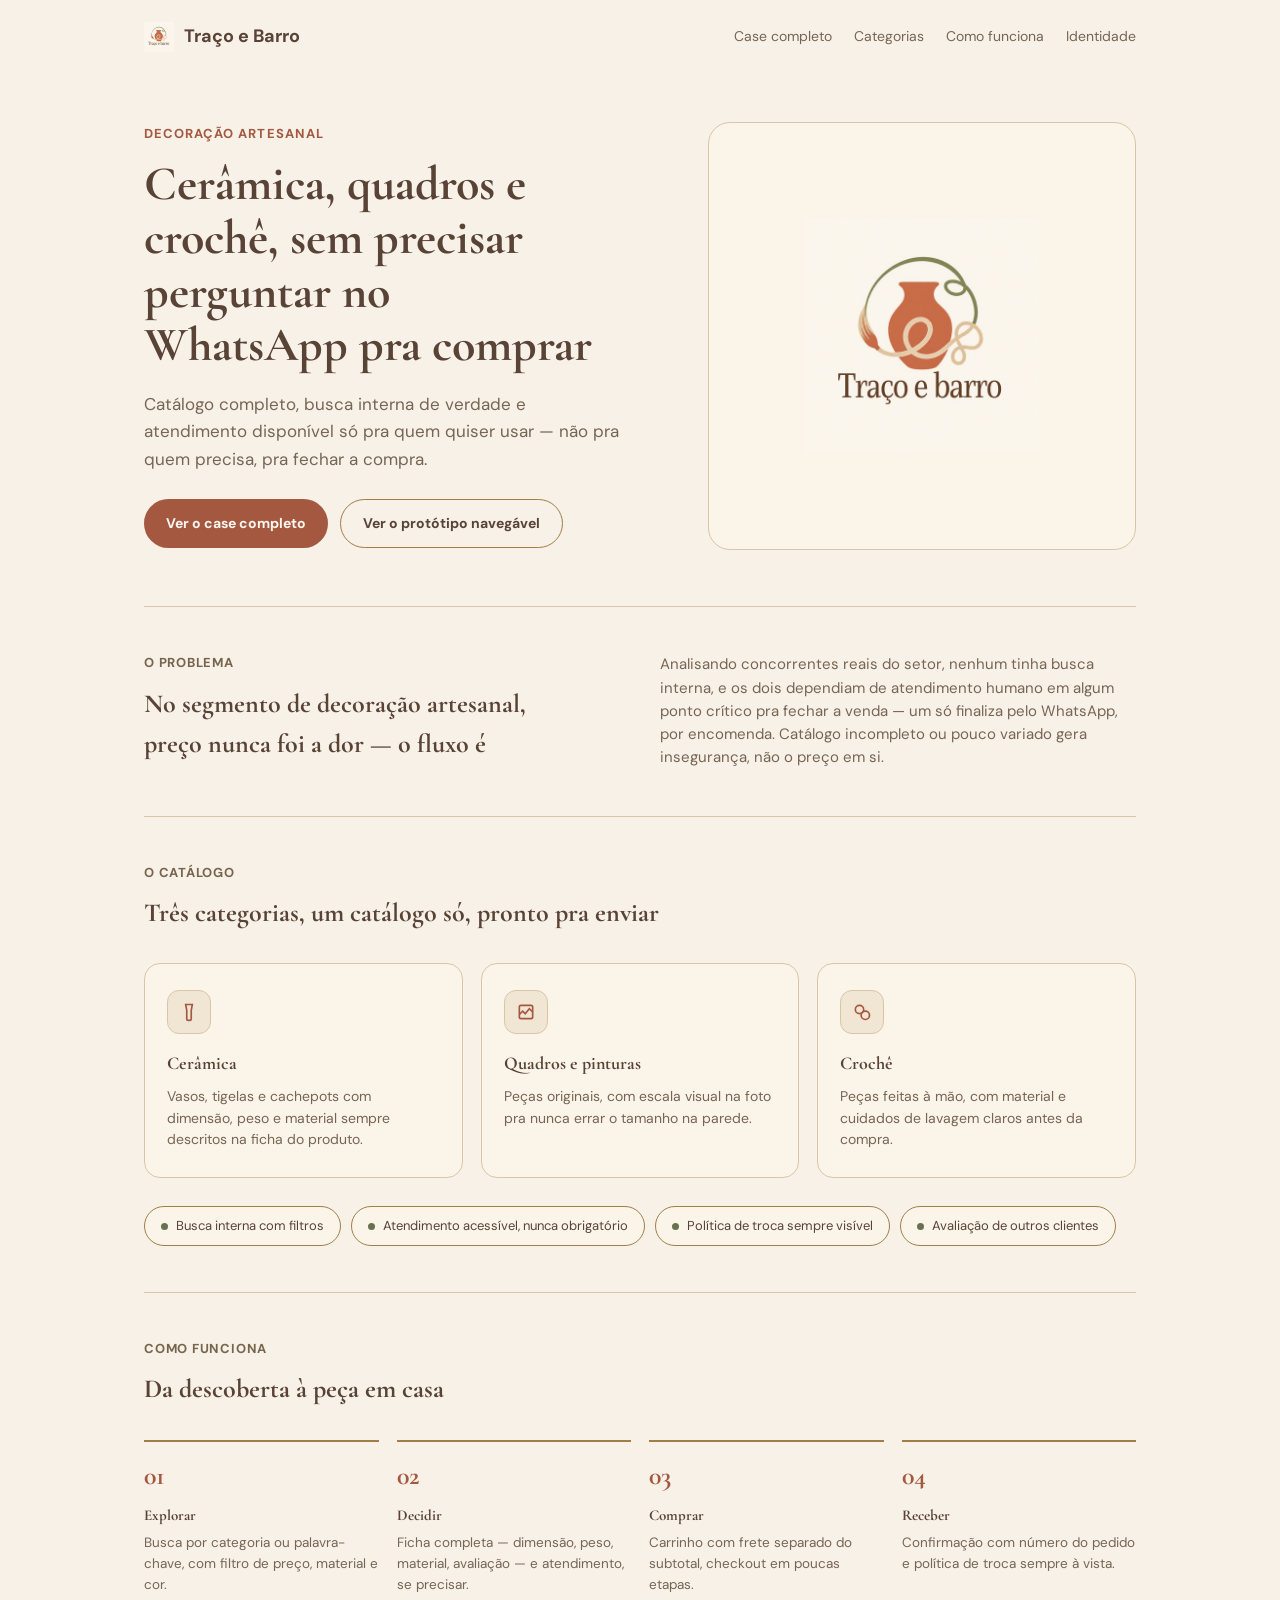
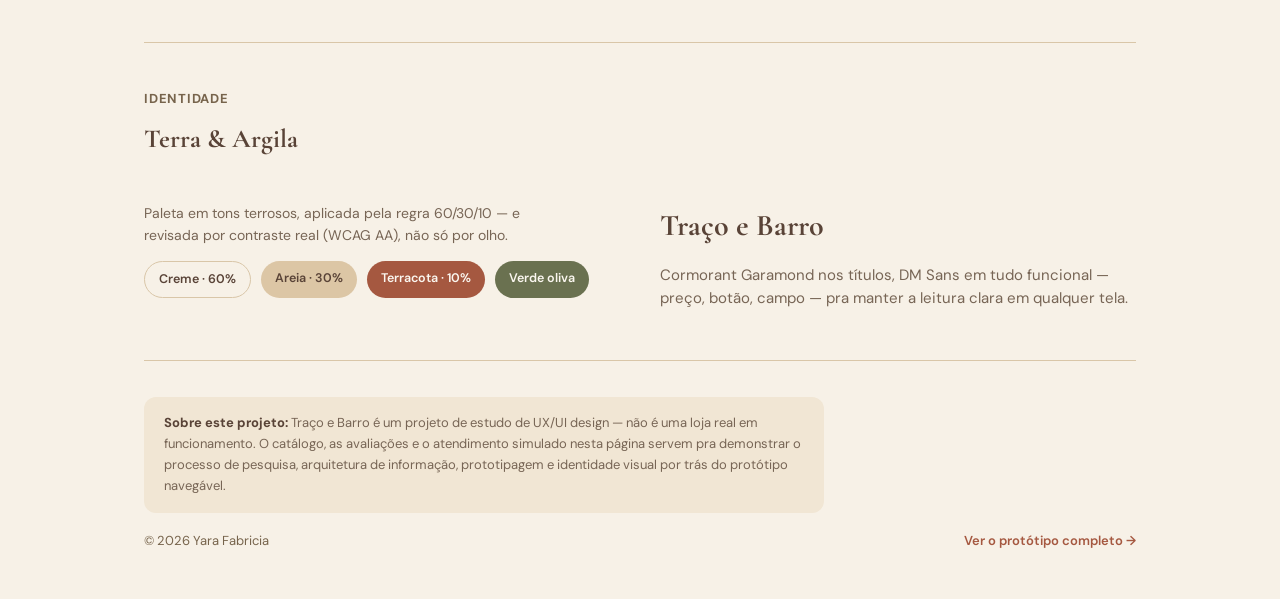
<file: index.html>
<!doctype html>
<html lang="pt-BR">
<head>
<meta charset="utf-8">
<meta name="viewport" content="width=device-width, initial-scale=1">
<title>Traço e Barro — decoração artesanal</title>
<meta name="description" content="Traço e Barro: cerâmica, quadros e pinturas, e crochê, numa loja própria com catálogo completo, busca interna e atendimento opcional. Projeto de estudo de UX/UI.">
<link rel="preconnect" href="https://fonts.googleapis.com">
<link href="https://fonts.googleapis.com/css2?family=Cormorant+Garamond:wght@600;700&family=DM+Sans:wght@400;500;700&display=swap" rel="stylesheet">
<link rel="stylesheet" href="styles.css">
</head>
<body>

<div class="wrap">
  <div class="nav">
    <div class="brand"><img src="assets/logo.png" alt="Traço e Barro"> Traço e Barro</div>
    <div class="links">
      <a href="case.html">Case completo</a>
      <a href="#categorias">Categorias</a>
      <a href="#como-funciona">Como funciona</a>
      <a href="#identidade">Identidade</a>
    </div>
  </div>

  <div class="hero">
    <div>
      <div class="eyebrow">Decoração artesanal</div>
      <h1>Cerâmica, quadros e crochê, sem precisar perguntar no WhatsApp pra comprar</h1>
      <p class="lede">Catálogo completo, busca interna de verdade e atendimento disponível só pra quem quiser usar — não pra quem precisa, pra fechar a compra.</p>
      <div class="cta-row">
        <a class="btn primary" href="case.html">Ver o case completo</a>
        <a class="btn ghost" href="https://claude.ai/artifact/R7Kqq9VqkYi5jJmd5RT3DB" target="_blank" rel="noopener">Ver o protótipo navegável</a>
      </div>
    </div>
    <div class="hero-visual"><img src="assets/logo.png" alt="Logo Traço e Barro — vaso, pincel e fio em loop formando o &quot;e&quot;"></div>
  </div>

  <div class="problema">
    <div>
      <div class="label">O problema</div>
      <h2>No segmento de decoração artesanal, preço nunca foi a dor — o fluxo é</h2>
    </div>
    <p>Analisando concorrentes reais do setor, nenhum tinha busca interna, e os dois dependiam de atendimento humano em algum ponto crítico pra fechar a venda — um só finaliza pelo WhatsApp, por encomenda. Catálogo incompleto ou pouco variado gera insegurança, não o preço em si.</p>
  </div>

  <div class="categorias" id="categorias">
    <div class="section-head">
      <div class="label">O catálogo</div>
      <h2>Três categorias, um catálogo só, pronto pra enviar</h2>
    </div>
    <div class="cat-grid">
      <div class="cat-card">
        <div class="ph">
          <svg width="20" height="20" viewBox="0 0 24 24" fill="none" stroke="#A55840" stroke-width="2"><path d="M8 3h8l-1.3 7v10a2 2 0 0 1-2 2h-1.4a2 2 0 0 1-2-2V10z"/></svg>
        </div>
        <h3>Cerâmica</h3>
        <p>Vasos, tigelas e cachepots com dimensão, peso e material sempre descritos na ficha do produto.</p>
      </div>
      <div class="cat-card">
        <div class="ph">
          <svg width="20" height="20" viewBox="0 0 24 24" fill="none" stroke="#A55840" stroke-width="2"><rect x="4" y="4" width="16" height="16" rx="2"/><path d="M4 15l4-4 3 3 5-6 4 4"/></svg>
        </div>
        <h3>Quadros e pinturas</h3>
        <p>Peças originais, com escala visual na foto pra nunca errar o tamanho na parede.</p>
      </div>
      <div class="cat-card">
        <div class="ph">
          <svg width="20" height="20" viewBox="0 0 24 24" fill="none" stroke="#A55840" stroke-width="2"><circle cx="9" cy="9" r="5"/><circle cx="16" cy="16" r="5"/></svg>
        </div>
        <h3>Crochê</h3>
        <p>Peças feitas à mão, com material e cuidados de lavagem claros antes da compra.</p>
      </div>
    </div>
    <div class="feature-row">
      <span class="feature-chip"><span class="dot"></span>Busca interna com filtros</span>
      <span class="feature-chip"><span class="dot"></span>Atendimento acessível, nunca obrigatório</span>
      <span class="feature-chip"><span class="dot"></span>Política de troca sempre visível</span>
      <span class="feature-chip"><span class="dot"></span>Avaliação de outros clientes</span>
    </div>
  </div>

  <div class="como" id="como-funciona">
    <div class="section-head">
      <div class="label">Como funciona</div>
      <h2>Da descoberta à peça em casa</h2>
    </div>
    <div class="steps">
      <div class="step"><span class="n">01</span><h3>Explorar</h3><p>Busca por categoria ou palavra-chave, com filtro de preço, material e cor.</p></div>
      <div class="step"><span class="n">02</span><h3>Decidir</h3><p>Ficha completa — dimensão, peso, material, avaliação — e atendimento, se precisar.</p></div>
      <div class="step"><span class="n">03</span><h3>Comprar</h3><p>Carrinho com frete separado do subtotal, checkout em poucas etapas.</p></div>
      <div class="step"><span class="n">04</span><h3>Receber</h3><p>Confirmação com número do pedido e política de troca sempre à vista.</p></div>
    </div>
  </div>

  <div class="identidade" id="identidade">
    <div class="section-head">
      <div class="label">Identidade</div>
      <h2>Terra & Argila</h2>
    </div>
    <div class="id-row">
      <div class="id-col">
        <p style="color:var(--muted); font-size:14px; max-width:420px">Paleta em tons terrosos, aplicada pela regra 60/30/10 — e revisada por contraste real (WCAG AA), não só por olho.</p>
        <div class="swatches">
          <span class="swatch" style="background:#F7F1E7;color:#594337;border:1px solid #D9C6A8">Creme · 60%</span>
          <span class="swatch" style="background:#DCC6A5;color:#594337">Areia · 30%</span>
          <span class="swatch" style="background:#A55840;color:#FBF7F0">Terracota · 10%</span>
          <span class="swatch" style="background:#6A7150;color:#FBF7F0">Verde oliva</span>
        </div>
      </div>
      <div class="id-col">
        <div class="type-sample">Traço e Barro</div>
        <div class="type-sample body">Cormorant Garamond nos títulos, DM Sans em tudo funcional — preço, botão, campo — pra manter a leitura clara em qualquer tela.</div>
      </div>
    </div>
  </div>

  <footer>
    <div class="disclaimer">
      <strong>Sobre este projeto:</strong> Traço e Barro é um projeto de estudo de UX/UI design — não é uma loja real em funcionamento. O catálogo, as avaliações e o atendimento simulado nesta página servem pra demonstrar o processo de pesquisa, arquitetura de informação, prototipagem e identidade visual por trás do protótipo navegável.
    </div>
    <div class="bottom-row">
      <span>&copy; 2026 Yara Fabricia</span>
      <a class="inline" href="https://claude.ai/artifact/R7Kqq9VqkYi5jJmd5RT3DB" target="_blank" rel="noopener">Ver o protótipo completo &rarr;</a>
    </div>
  </footer>
</div>

</body>
</html>
</file>
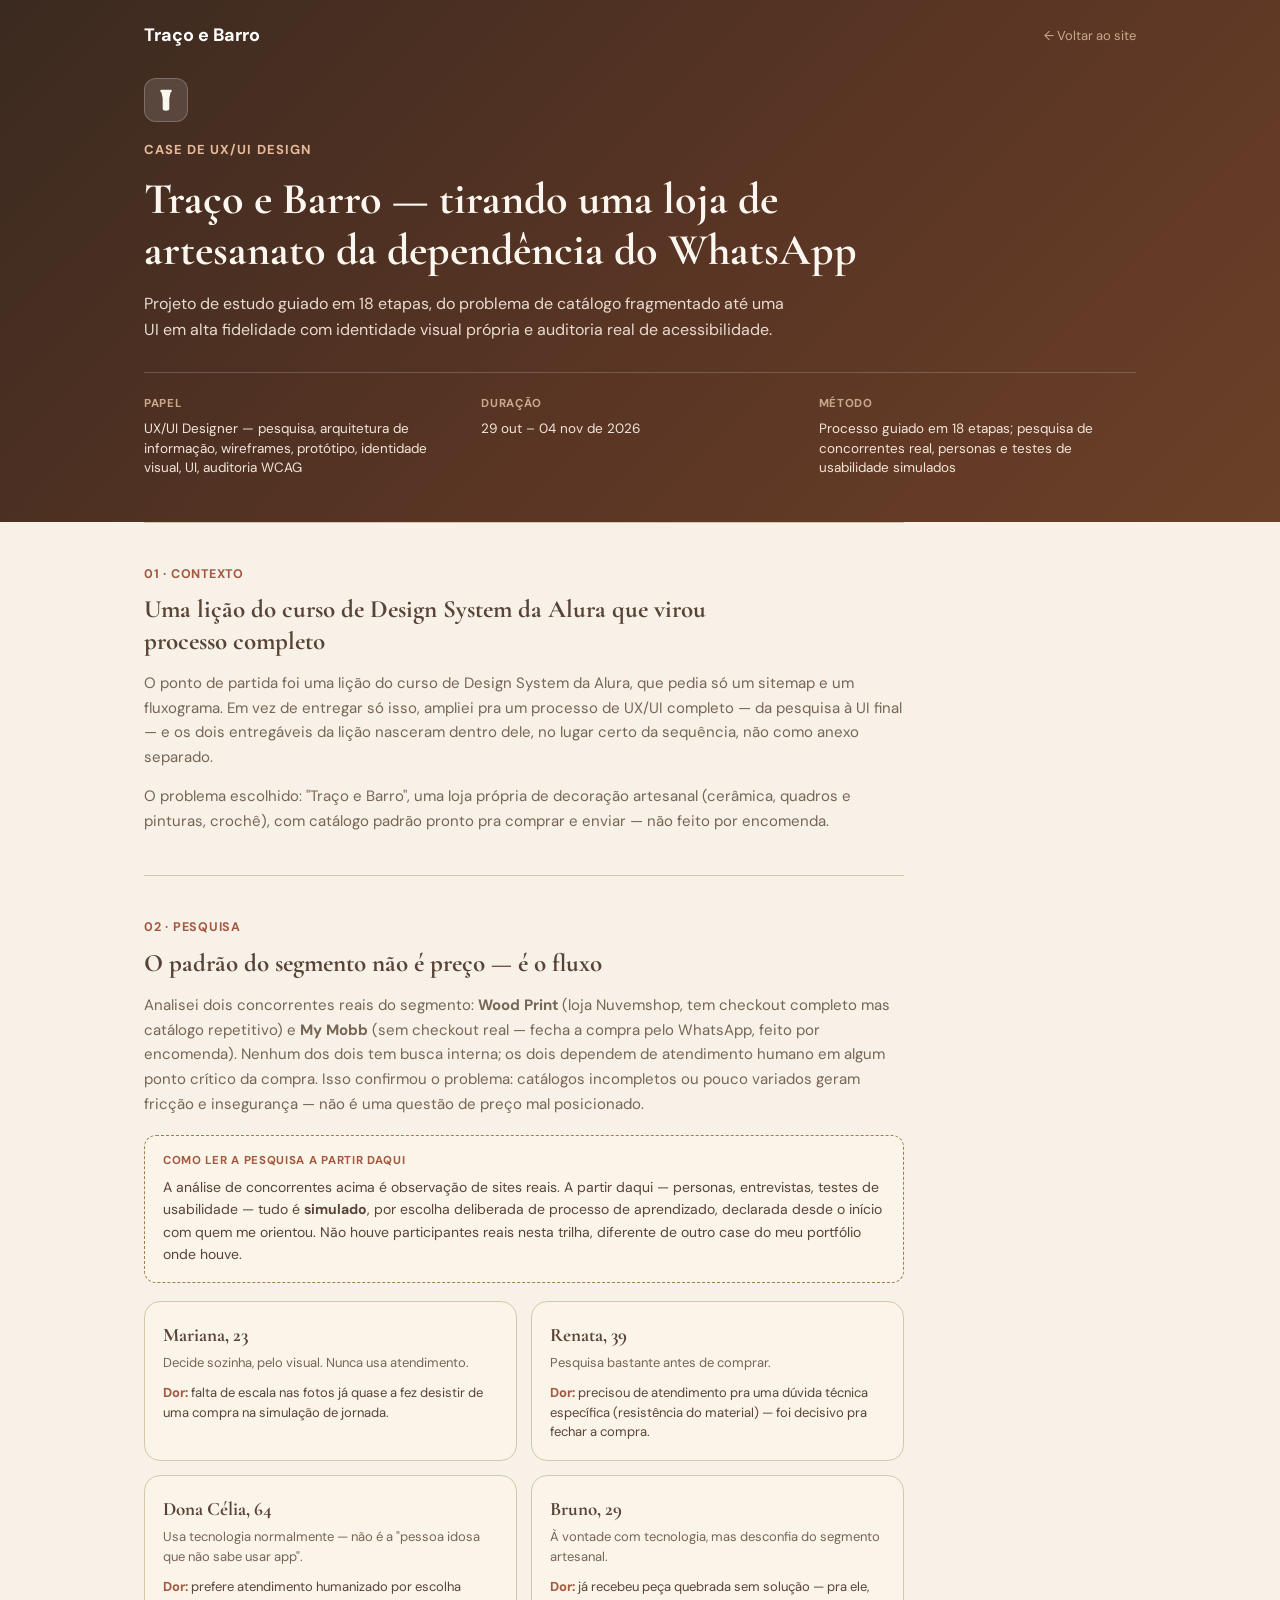
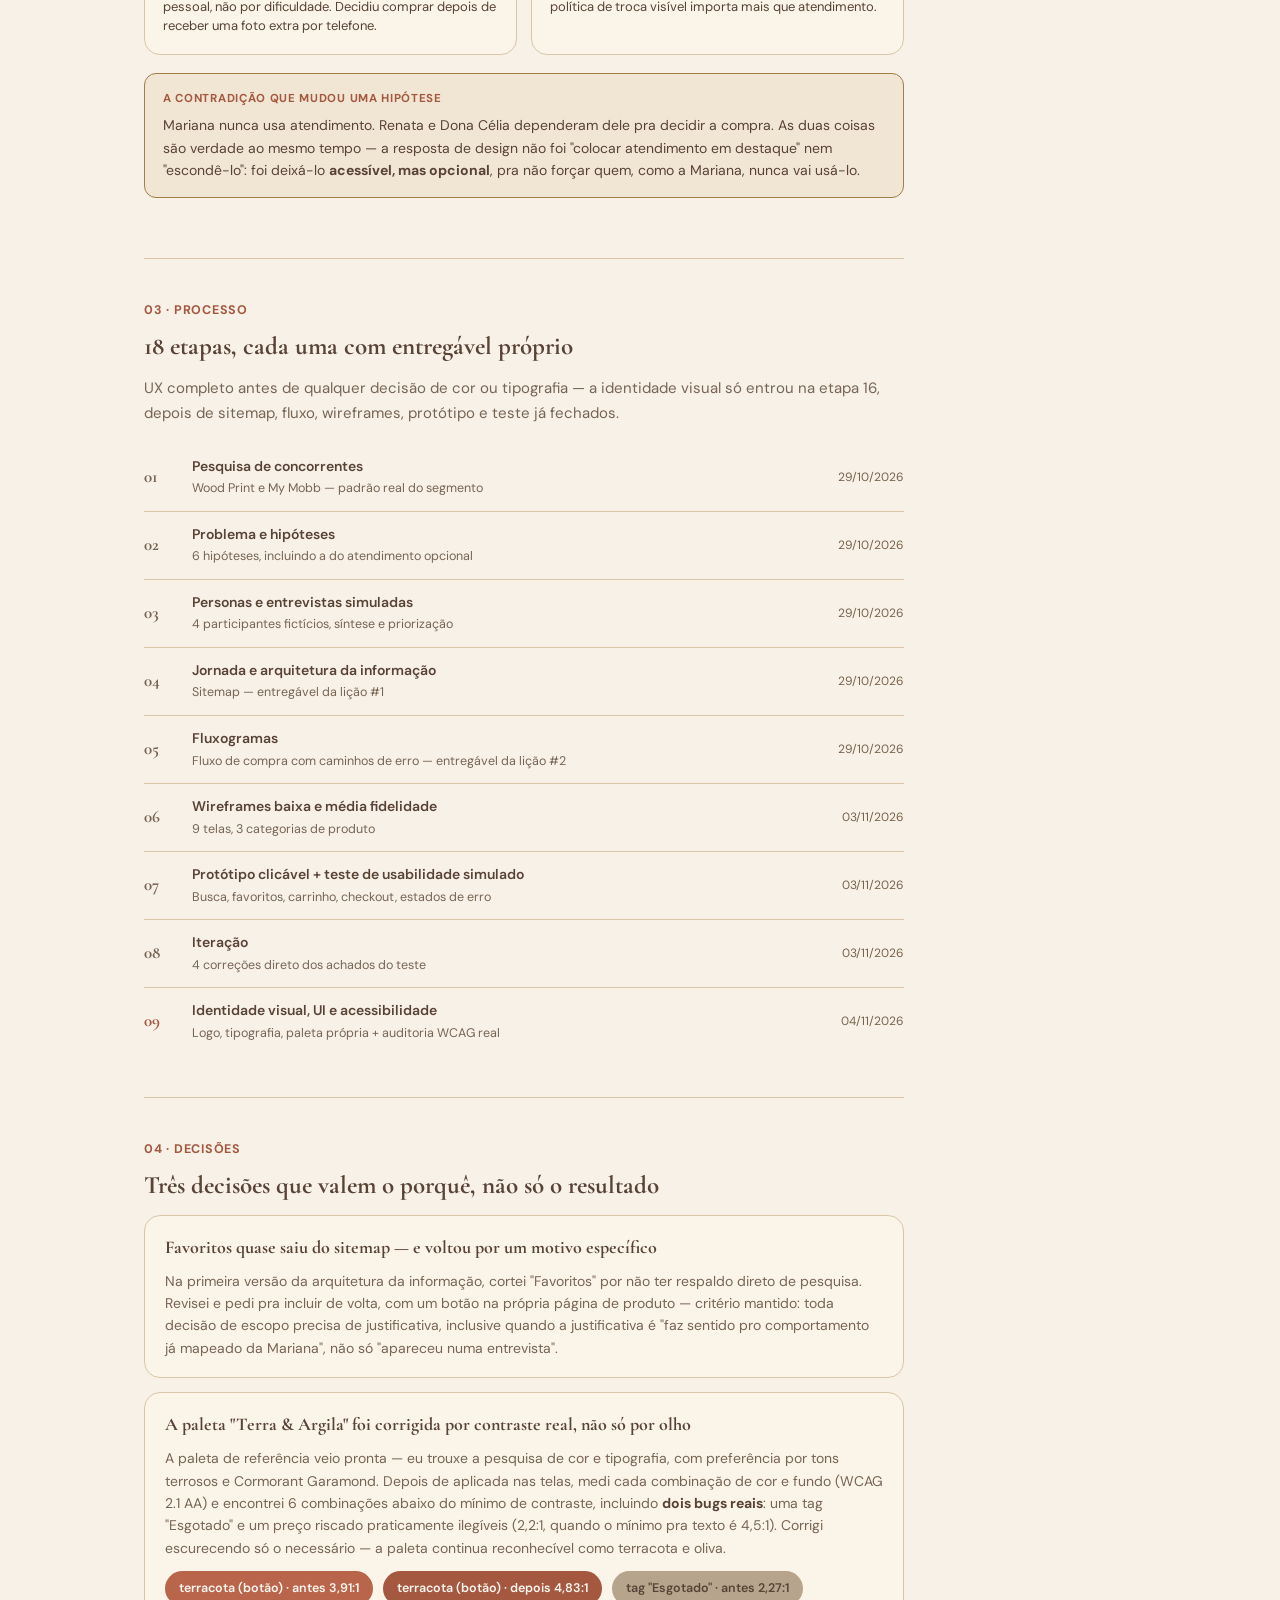
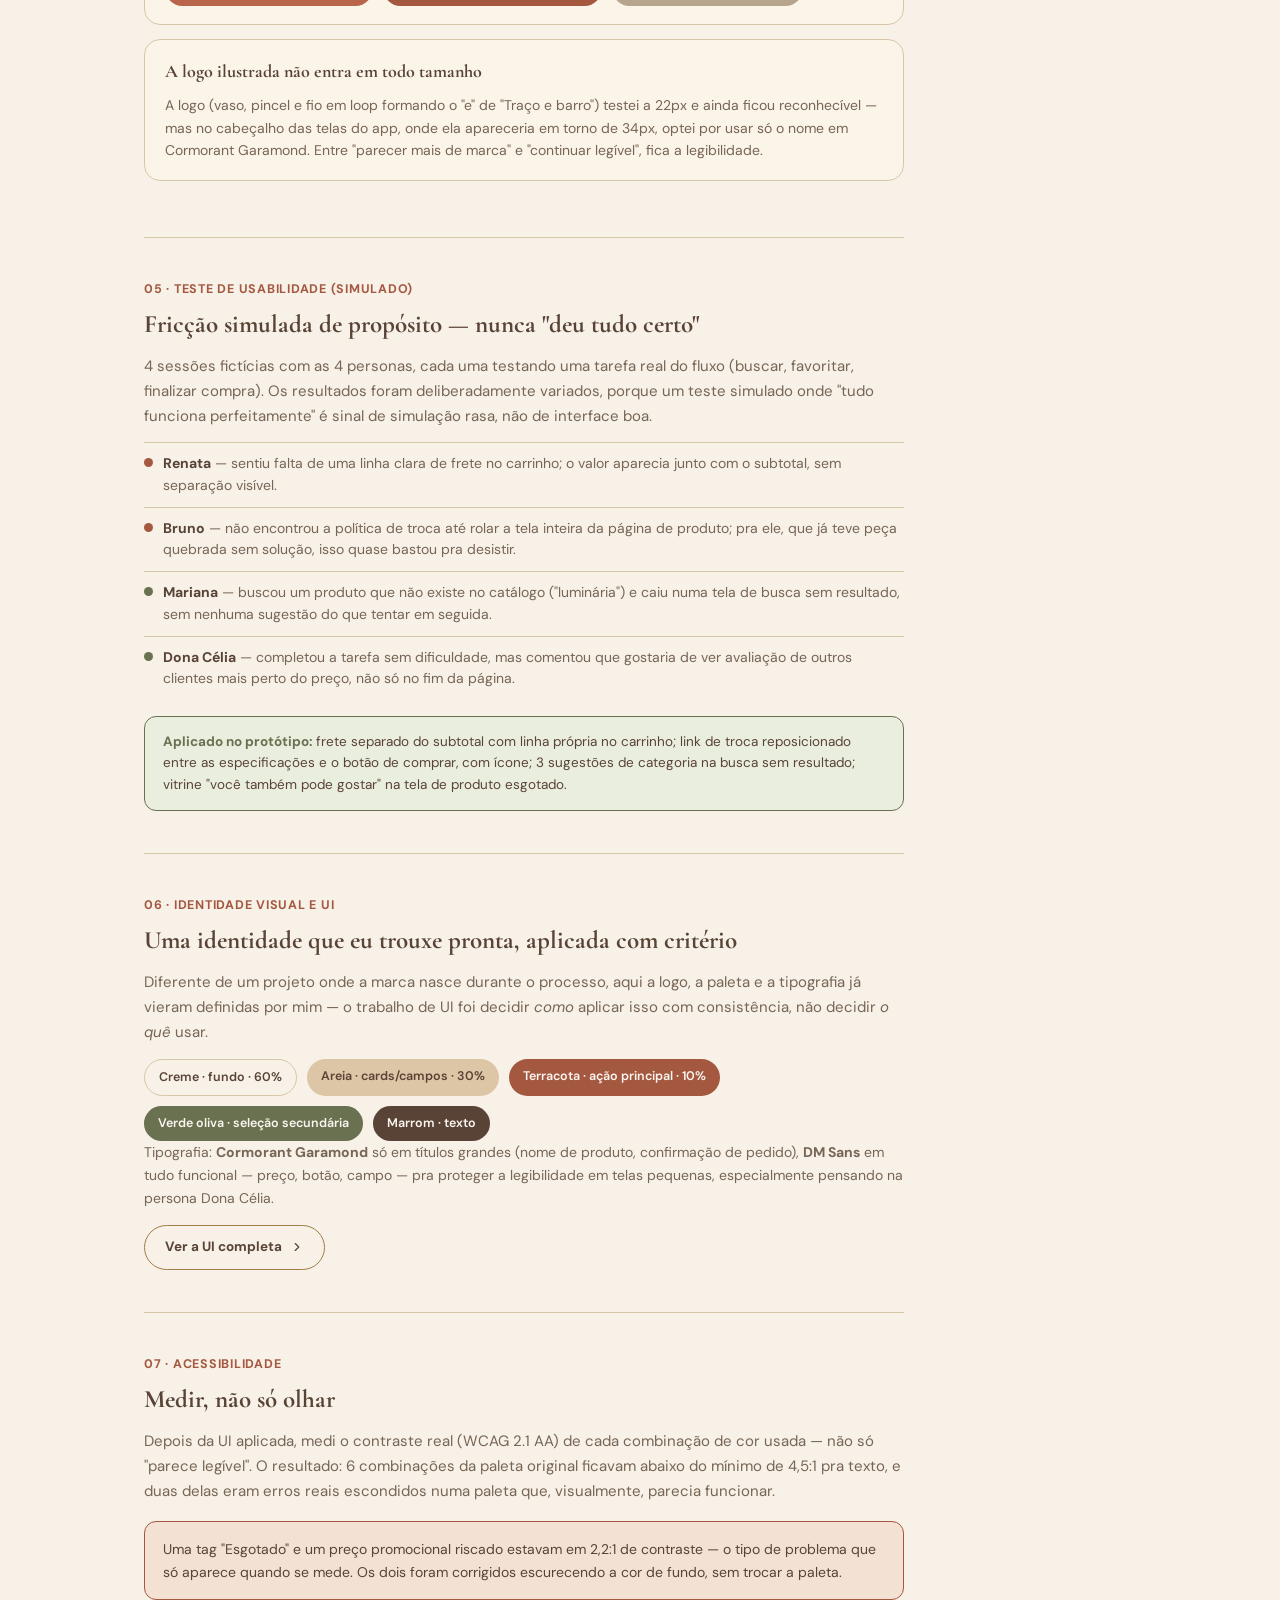
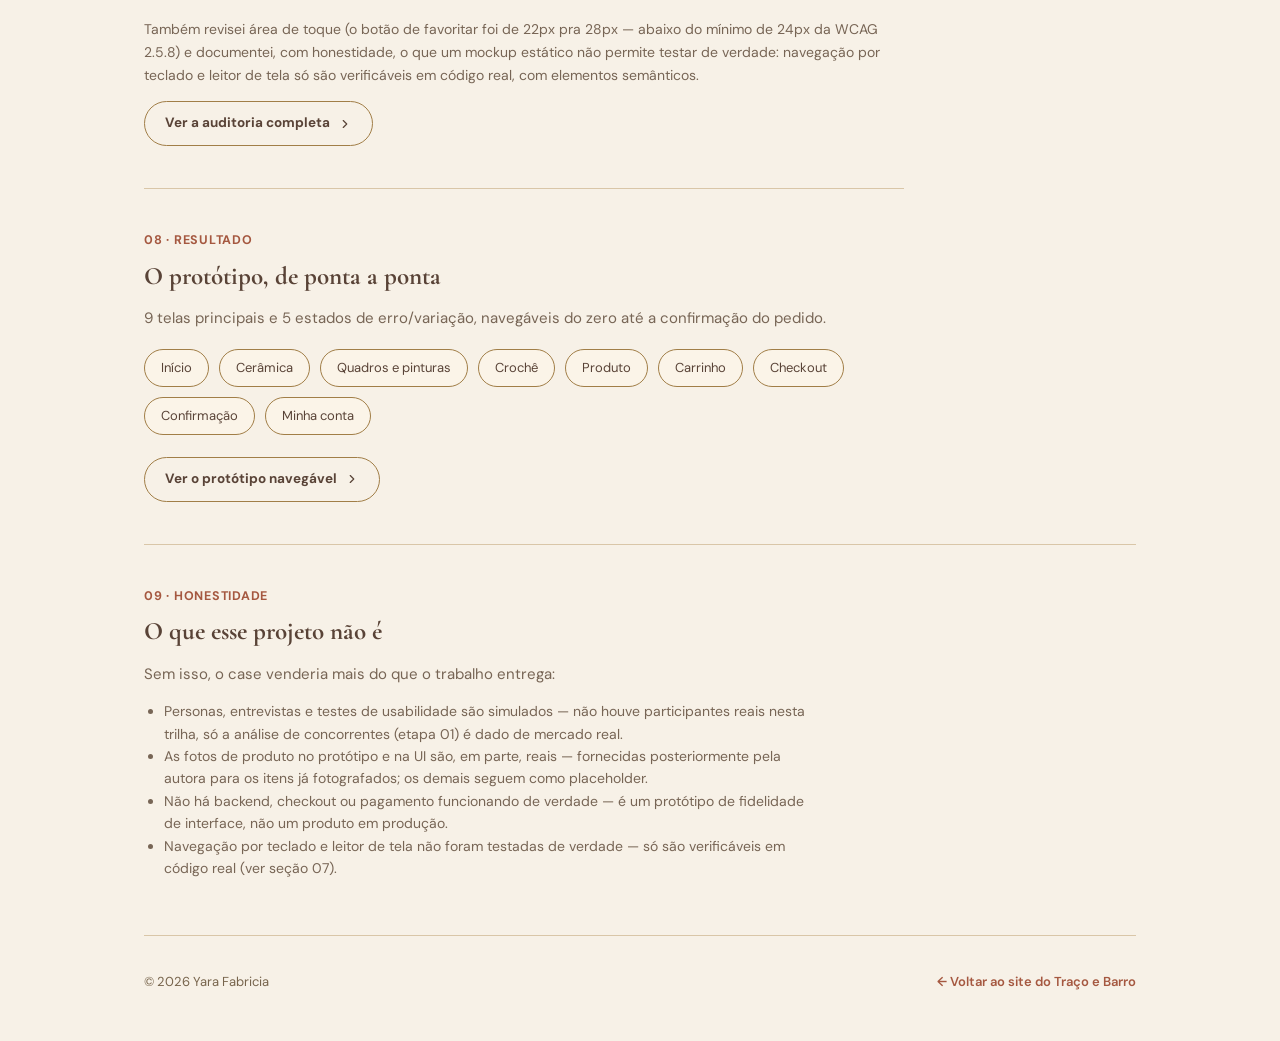
<file: case.html>
<!doctype html>
<html lang="pt-BR">
<head>
<meta charset="utf-8">
<meta name="viewport" content="width=device-width, initial-scale=1">
<title>Traço e Barro — case de UX/UI | Yara Fabricia</title>
<meta name="description" content="Case de UX/UI design: Traço e Barro, e-commerce de decoração artesanal, da pesquisa de concorrentes à UI final com auditoria real de acessibilidade.">
<link rel="preconnect" href="https://fonts.googleapis.com">
<link href="https://fonts.googleapis.com/css2?family=Cormorant+Garamond:wght@600;700&family=DM+Sans:wght@400;500;700&display=swap" rel="stylesheet">
<link rel="stylesheet" href="styles.css">
<link rel="stylesheet" href="case.css">
</head>
<body>

<div class="case-hero">
  <div class="wrap">
    <div class="nav">
      <a class="brand" href="index.html" style="color:#fff">Traço e Barro</a>
      <a class="back" href="index.html" style="color:#C9A98E">&larr; Voltar ao site</a>
    </div>
    <div class="badge">
      <svg width="24" height="26" viewBox="0 0 100 110" fill="none" aria-hidden="true">
        <path d="M30 20 L70 20 L64 48 L64 92 Q64 100 50 100 Q36 100 36 92 L36 48 Z" fill="currentColor"></path>
        <rect x="26" y="12" width="48" height="10" rx="4" fill="currentColor"></rect>
      </svg>
    </div>
    <div class="eyebrow">Case de UX/UI design</div>
    <h1>Traço e Barro — tirando uma loja de artesanato da dependência do WhatsApp</h1>
    <p class="lede">Projeto de estudo guiado em 18 etapas, do problema de catálogo fragmentado até uma UI em alta fidelidade com identidade visual própria e auditoria real de acessibilidade.</p>
    <div class="case-meta">
      <div><span>Papel</span><span>UX/UI Designer — pesquisa, arquitetura de informação, wireframes, protótipo, identidade visual, UI, auditoria WCAG</span></div>
      <div><span>Duração</span><span>29 out – 04 nov de 2026</span></div>
      <div><span>Método</span><span>Processo guiado em 18 etapas; pesquisa de concorrentes real, personas e testes de usabilidade simulados</span></div>
    </div>
  </div>
</div>

<div class="wrap">

  <!-- 01 Contexto -->
  <div class="case-section">
    <div class="num">01 · Contexto</div>
    <h2>Uma lição do curso de Design System da Alura que virou processo completo</h2>
    <p>O ponto de partida foi uma lição do curso de Design System da Alura, que pedia só um sitemap e um fluxograma. Em vez de entregar só isso, ampliei pra um processo de UX/UI completo — da pesquisa à UI final — e os dois entregáveis da lição nasceram dentro dele, no lugar certo da sequência, não como anexo separado.</p>
    <p>O problema escolhido: "Traço e Barro", uma loja própria de decoração artesanal (cerâmica, quadros e pinturas, crochê), com catálogo padrão pronto pra comprar e enviar — não feito por encomenda.</p>
  </div>

  <!-- 02 Pesquisa -->
  <div class="case-section">
    <div class="num">02 · Pesquisa</div>
    <h2>O padrão do segmento não é preço — é o fluxo</h2>
    <p>Analisei dois concorrentes reais do segmento: <strong>Wood Print</strong> (loja Nuvemshop, tem checkout completo mas catálogo repetitivo) e <strong>My Mobb</strong> (sem checkout real — fecha a compra pelo WhatsApp, feito por encomenda). Nenhum dos dois tem busca interna; os dois dependem de atendimento humano em algum ponto crítico da compra. Isso confirmou o problema: catálogos incompletos ou pouco variados geram fricção e insegurança — não é uma questão de preço mal posicionado.</p>

    <div class="callout dashed">
      <span class="label">Como ler a pesquisa a partir daqui</span>
      A análise de concorrentes acima é observação de sites reais. A partir daqui — personas, entrevistas, testes de usabilidade — tudo é <strong>simulado</strong>, por escolha deliberada de processo de aprendizado, declarada desde o início com quem me orientou. Não houve participantes reais nesta trilha, diferente de outro case do meu portfólio onde houve.
    </div>

    <div class="persona-grid">
      <div class="persona-card">
        <div class="name">Mariana, 23</div>
        <div class="desc">Decide sozinha, pelo visual. Nunca usa atendimento.</div>
        <div class="pain"><strong>Dor:</strong> falta de escala nas fotos já quase a fez desistir de uma compra na simulação de jornada.</div>
      </div>
      <div class="persona-card">
        <div class="name">Renata, 39</div>
        <div class="desc">Pesquisa bastante antes de comprar.</div>
        <div class="pain"><strong>Dor:</strong> precisou de atendimento pra uma dúvida técnica específica (resistência do material) — foi decisivo pra fechar a compra.</div>
      </div>
      <div class="persona-card">
        <div class="name">Dona Célia, 64</div>
        <div class="desc">Usa tecnologia normalmente — não é a "pessoa idosa que não sabe usar app".</div>
        <div class="pain"><strong>Dor:</strong> prefere atendimento humanizado por escolha pessoal, não por dificuldade. Decidiu comprar depois de receber uma foto extra por telefone.</div>
      </div>
      <div class="persona-card">
        <div class="name">Bruno, 29</div>
        <div class="desc">À vontade com tecnologia, mas desconfia do segmento artesanal.</div>
        <div class="pain"><strong>Dor:</strong> já recebeu peça quebrada sem solução — pra ele, política de troca visível importa mais que atendimento.</div>
      </div>
    </div>

    <div class="callout">
      <span class="label">A contradição que mudou uma hipótese</span>
      Mariana nunca usa atendimento. Renata e Dona Célia dependeram dele pra decidir a compra. As duas coisas são verdade ao mesmo tempo — a resposta de design não foi "colocar atendimento em destaque" nem "escondê-lo": foi deixá-lo <strong>acessível, mas opcional</strong>, pra não forçar quem, como a Mariana, nunca vai usá-lo.
    </div>
  </div>

  <!-- 03 Processo -->
  <div class="case-section">
    <div class="num">03 · Processo</div>
    <h2>18 etapas, cada uma com entregável próprio</h2>
    <p>UX completo antes de qualquer decisão de cor ou tipografia — a identidade visual só entrou na etapa 16, depois de sitemap, fluxo, wireframes, protótipo e teste já fechados.</p>

    <div class="timeline">
      <div class="row"><div class="n">01</div><div><div class="title">Pesquisa de concorrentes</div><div class="sub">Wood Print e My Mobb — padrão real do segmento</div></div><div class="date">29/10/2026</div></div>
      <div class="row"><div class="n">02</div><div><div class="title">Problema e hipóteses</div><div class="sub">6 hipóteses, incluindo a do atendimento opcional</div></div><div class="date">29/10/2026</div></div>
      <div class="row"><div class="n">03</div><div><div class="title">Personas e entrevistas simuladas</div><div class="sub">4 participantes fictícios, síntese e priorização</div></div><div class="date">29/10/2026</div></div>
      <div class="row"><div class="n">04</div><div><div class="title">Jornada e arquitetura da informação</div><div class="sub">Sitemap — entregável da lição #1</div></div><div class="date">29/10/2026</div></div>
      <div class="row"><div class="n">05</div><div><div class="title">Fluxogramas</div><div class="sub">Fluxo de compra com caminhos de erro — entregável da lição #2</div></div><div class="date">29/10/2026</div></div>
      <div class="row"><div class="n">06</div><div><div class="title">Wireframes baixa e média fidelidade</div><div class="sub">9 telas, 3 categorias de produto</div></div><div class="date">03/11/2026</div></div>
      <div class="row"><div class="n">07</div><div><div class="title">Protótipo clicável + teste de usabilidade simulado</div><div class="sub">Busca, favoritos, carrinho, checkout, estados de erro</div></div><div class="date">03/11/2026</div></div>
      <div class="row"><div class="n">08</div><div><div class="title">Iteração</div><div class="sub">4 correções direto dos achados do teste</div></div><div class="date">03/11/2026</div></div>
      <div class="row active"><div class="n">09</div><div><div class="title">Identidade visual, UI e acessibilidade</div><div class="sub">Logo, tipografia, paleta própria + auditoria WCAG real</div></div><div class="date">04/11/2026</div></div>
    </div>
  </div>

  <!-- 04 Decisões -->
  <div class="case-section">
    <div class="num">04 · Decisões</div>
    <h2>Três decisões que valem o porquê, não só o resultado</h2>

    <div class="decision-card">
      <div class="title">Favoritos quase saiu do sitemap — e voltou por um motivo específico</div>
      <div class="body">Na primeira versão da arquitetura da informação, cortei "Favoritos" por não ter respaldo direto de pesquisa. Revisei e pedi pra incluir de volta, com um botão na própria página de produto — critério mantido: toda decisão de escopo precisa de justificativa, inclusive quando a justificativa é "faz sentido pro comportamento já mapeado da Mariana", não só "apareceu numa entrevista".</div>
    </div>

    <div class="decision-card">
      <div class="title">A paleta "Terra & Argila" foi corrigida por contraste real, não só por olho</div>
      <div class="body">A paleta de referência veio pronta — eu trouxe a pesquisa de cor e tipografia, com preferência por tons terrosos e Cormorant Garamond. Depois de aplicada nas telas, medi cada combinação de cor e fundo (WCAG 2.1 AA) e encontrei 6 combinações abaixo do mínimo de contraste, incluindo <strong>dois bugs reais</strong>: uma tag "Esgotado" e um preço riscado praticamente ilegíveis (2,2:1, quando o mínimo pra texto é 4,5:1). Corrigi escurecendo só o necessário — a paleta continua reconhecível como terracota e oliva.</div>
      <div class="swatches">
        <div class="swatch" style="background:#B9654B; color:#FBF7F0">terracota (botão) · antes 3,91:1</div>
        <div class="swatch" style="background:#A55840; color:#FBF7F0">terracota (botão) · depois 4,83:1</div>
        <div class="swatch" style="background:#B6A48C; color:#594337">tag "Esgotado" · antes 2,27:1</div>
      </div>
    </div>

    <div class="decision-card">
      <div class="title">A logo ilustrada não entra em todo tamanho</div>
      <div class="body">A logo (vaso, pincel e fio em loop formando o "e" de "Traço e barro") testei a 22px e ainda ficou reconhecível — mas no cabeçalho das telas do app, onde ela apareceria em torno de 34px, optei por usar só o nome em Cormorant Garamond. Entre "parecer mais de marca" e "continuar legível", fica a legibilidade.</div>
    </div>
  </div>

  <!-- 05 Teste de usabilidade simulado -->
  <div class="case-section">
    <div class="num">05 · Teste de usabilidade (simulado)</div>
    <h2>Fricção simulada de propósito — nunca "deu tudo certo"</h2>
    <p>4 sessões fictícias com as 4 personas, cada uma testando uma tarefa real do fluxo (buscar, favoritar, finalizar compra). Os resultados foram deliberadamente variados, porque um teste simulado onde "tudo funciona perfeitamente" é sinal de simulação rasa, não de interface boa.</p>

    <div class="finding"><div class="dot dot-high"></div><div class="text"><strong>Renata</strong> — sentiu falta de uma linha clara de frete no carrinho; o valor aparecia junto com o subtotal, sem separação visível.</div></div>
    <div class="finding"><div class="dot dot-high"></div><div class="text"><strong>Bruno</strong> — não encontrou a política de troca até rolar a tela inteira da página de produto; pra ele, que já teve peça quebrada sem solução, isso quase bastou pra desistir.</div></div>
    <div class="finding"><div class="dot dot-low"></div><div class="text"><strong>Mariana</strong> — buscou um produto que não existe no catálogo ("luminária") e caiu numa tela de busca sem resultado, sem nenhuma sugestão do que tentar em seguida.</div></div>
    <div class="finding"><div class="dot dot-low"></div><div class="text"><strong>Dona Célia</strong> — completou a tarefa sem dificuldade, mas comentou que gostaria de ver avaliação de outros clientes mais perto do preço, não só no fim da página.</div></div>

    <div class="applied-box" style="margin-top:16px"><strong>Aplicado no protótipo:</strong> frete separado do subtotal com linha própria no carrinho; link de troca reposicionado entre as especificações e o botão de comprar, com ícone; 3 sugestões de categoria na busca sem resultado; vitrine "você também pode gostar" na tela de produto esgotado.</div>
  </div>

  <!-- 06 Identidade e UI -->
  <div class="case-section">
    <div class="num">06 · Identidade visual e UI</div>
    <h2>Uma identidade que eu trouxe pronta, aplicada com critério</h2>
    <p>Diferente de um projeto onde a marca nasce durante o processo, aqui a logo, a paleta e a tipografia já vieram definidas por mim — o trabalho de UI foi decidir <em>como</em> aplicar isso com consistência, não decidir <em>o quê</em> usar.</p>
    <div class="swatches">
      <div class="swatch" style="background:#F7F1E7; color:#594337; border:1px solid #D9C6A8">Creme · fundo · 60%</div>
      <div class="swatch" style="background:#DCC6A5; color:#594337">Areia · cards/campos · 30%</div>
      <div class="swatch" style="background:#A55840; color:#FBF7F0">Terracota · ação principal · 10%</div>
      <div class="swatch" style="background:#6A7150; color:#FBF7F0">Verde oliva · seleção secundária</div>
      <div class="swatch" style="background:#594337; color:#FBF7F0">Marrom · texto</div>
    </div>
    <p style="font-size:14px">Tipografia: <strong>Cormorant Garamond</strong> só em títulos grandes (nome de produto, confirmação de pedido), <strong>DM Sans</strong> em tudo funcional — preço, botão, campo — pra proteger a legibilidade em telas pequenas, especialmente pensando na persona Dona Célia.</p>
    <a class="btn-outline" href="https://claude.ai/artifact/PLLJysVSJAo4ybvagofRfu" target="_blank" rel="noopener">
      Ver a UI completa
      <svg width="14" height="14" viewBox="0 0 24 24" fill="none" stroke="currentColor" stroke-width="2" stroke-linecap="round" stroke-linejoin="round"><path d="M9 6l6 6-6 6"></path></svg>
    </a>
  </div>

  <!-- 07 Acessibilidade -->
  <div class="case-section">
    <div class="num">07 · Acessibilidade</div>
    <h2>Medir, não só olhar</h2>
    <p>Depois da UI aplicada, medi o contraste real (WCAG 2.1 AA) de cada combinação de cor usada — não só "parece legível". O resultado: 6 combinações da paleta original ficavam abaixo do mínimo de 4,5:1 pra texto, e duas delas eram erros reais escondidos numa paleta que, visualmente, parecia funcionar.</p>
    <div class="callout warn">
      Uma tag "Esgotado" e um preço promocional riscado estavam em 2,2:1 de contraste — o tipo de problema que só aparece quando se mede. Os dois foram corrigidos escurecendo a cor de fundo, sem trocar a paleta.
    </div>
    <p style="font-size:14px">Também revisei área de toque (o botão de favoritar foi de 22px pra 28px — abaixo do mínimo de 24px da WCAG 2.5.8) e documentei, com honestidade, o que um mockup estático não permite testar de verdade: navegação por teclado e leitor de tela só são verificáveis em código real, com elementos semânticos.</p>
    <a class="btn-outline" href="https://claude.ai/artifact/LHyGnjRGKRpmTtoUjchzPi" target="_blank" rel="noopener">
      Ver a auditoria completa
      <svg width="14" height="14" viewBox="0 0 24 24" fill="none" stroke="currentColor" stroke-width="2" stroke-linecap="round" stroke-linejoin="round"><path d="M9 6l6 6-6 6"></path></svg>
    </a>
  </div>

  <!-- 08 Resultado -->
  <div class="case-section">
    <div class="num">08 · Resultado</div>
    <h2>O protótipo, de ponta a ponta</h2>
    <p>9 telas principais e 5 estados de erro/variação, navegáveis do zero até a confirmação do pedido.</p>
    <div class="screens-grid">
      <span>Início</span>
      <span>Cerâmica</span>
      <span>Quadros e pinturas</span>
      <span>Crochê</span>
      <span>Produto</span>
      <span>Carrinho</span>
      <span>Checkout</span>
      <span>Confirmação</span>
      <span>Minha conta</span>
    </div>
    <a class="btn-outline" href="https://claude.ai/artifact/R7Kqq9VqkYi5jJmd5RT3DB" target="_blank" rel="noopener">
      Ver o protótipo navegável
      <svg width="14" height="14" viewBox="0 0 24 24" fill="none" stroke="currentColor" stroke-width="2" stroke-linecap="round" stroke-linejoin="round"><path d="M9 6l6 6-6 6"></path></svg>
    </a>
  </div>

  <!-- 09 Honestidade -->
  <div class="case-section case-footer">
    <div class="num">09 · Honestidade</div>
    <h2>O que esse projeto não é</h2>
    <p>Sem isso, o case venderia mais do que o trabalho entrega:</p>
    <ul style="max-width:680px; font-size:14px; line-height:1.6; color:var(--muted); padding-left:20px">
      <li>Personas, entrevistas e testes de usabilidade são simulados — não houve participantes reais nesta trilha, só a análise de concorrentes (etapa 01) é dado de mercado real.</li>
      <li>As fotos de produto no protótipo e na UI são, em parte, reais — fornecidas posteriormente pela autora para os itens já fotografados; os demais seguem como placeholder.</li>
      <li>Não há backend, checkout ou pagamento funcionando de verdade — é um protótipo de fidelidade de interface, não um produto em produção.</li>
      <li>Navegação por teclado e leitor de tela não foram testadas de verdade — só são verificáveis em código real (ver seção 07).</li>
    </ul>
  </div>

  <footer style="padding: 36px 0 48px; border-top: 1px solid var(--border);">
    <div class="bottom-row" style="display:flex; justify-content:space-between; align-items:center; flex-wrap:wrap; gap:10px; font-size:13px; color:var(--faint);">
      <span>&copy; 2026 Yara Fabricia</span>
      <a class="inline" style="color:var(--accent-text); font-weight:600" href="index.html">&larr; Voltar ao site do Traço e Barro</a>
    </div>
  </footer>

</div>

</body>
</html>
</file>
<file: styles.css>
:root {
  --bg: #F7F1E7;
  --panel: #FBF4E8;
  --surface: #F1E6D4;
  --fg: #594337;
  --muted: #776555;
  --faint: #77644C;
  --accent: #B9654B;
  --accent-text: #A55840;
  --accent-ink: #FBF7F0;
  --accent2: #78805B;
  --accent2-text: #6A7150;
  --border: #D9C6A8;
  --control-border: #A17E47;
  --radius: 16px;
  --max: 1040px;
}

* { box-sizing: border-box; }

html, body {
  margin: 0;
  background: var(--bg);
  color: var(--fg);
  font-family: 'DM Sans', system-ui, -apple-system, sans-serif;
  font-size: 16px;
  line-height: 1.55;
}

a { color: inherit; text-decoration: none; }
img { max-width: 100%; }

.wrap {
  max-width: var(--max);
  margin: 0 auto;
  padding: 0 24px;
}

h1, h2, h3 { font-family: 'Cormorant Garamond', Georgia, serif; font-weight: 700; margin: 0; }

/* ---------- nav ---------- */
.nav {
  display: flex;
  align-items: center;
  justify-content: space-between;
  padding: 22px 0;
}
.nav .brand { display: flex; align-items: center; gap: 10px; font-weight: 700; font-size: 18px; }
.nav .brand img { width: 30px; height: 30px; }
.nav .links { display: flex; gap: 22px; font-size: 14px; color: var(--muted); }
.nav .links a:hover { color: var(--accent-text); }

/* ---------- hero ---------- */
.hero {
  padding: 48px 0 56px;
  display: grid;
  grid-template-columns: 1.1fr 0.9fr;
  gap: 40px;
  align-items: center;
}
.hero .eyebrow {
  font-family: 'DM Sans', sans-serif;
  font-size: 13px;
  font-weight: 700;
  color: var(--accent-text);
  text-transform: uppercase;
  letter-spacing: 0.08em;
  margin-bottom: 14px;
}
.hero h1 {
  font-size: clamp(32px, 4.6vw, 48px);
  line-height: 1.12;
  text-wrap: balance;
  margin-bottom: 18px;
  max-width: 560px;
}
.hero p.lede {
  font-size: 17px;
  line-height: 1.6;
  color: var(--muted);
  max-width: 480px;
  margin: 0 0 26px;
}
.hero .cta-row { display: flex; flex-wrap: wrap; gap: 12px; }
.btn {
  display: inline-flex;
  align-items: center;
  gap: 8px;
  padding: 13px 22px;
  border-radius: 999px;
  font-size: 14px;
  font-weight: 700;
  font-family: 'DM Sans', sans-serif;
}
.btn.primary { background: var(--accent-text); color: var(--accent-ink); }
.btn.primary:hover { background: #8e4a35; }
.btn.ghost { border: 1.4px solid var(--control-border); color: var(--fg); }
.btn.ghost:hover { border-color: var(--accent-text); color: var(--accent-text); }

.hero-visual {
  background: var(--panel);
  border: 1px solid var(--border);
  border-radius: 22px;
  padding: 30px;
  display: flex;
  align-items: center;
  justify-content: center;
  aspect-ratio: 1;
}
.hero-visual img { width: 64%; }

/* ---------- problema ---------- */
.problema {
  padding: 46px 0;
  border-top: 1px solid var(--border);
  display: grid;
  grid-template-columns: 1fr 1fr;
  gap: 40px;
  align-items: start;
}
.problema .label { font-size: 13px; font-weight: 700; color: var(--faint); text-transform: uppercase; letter-spacing: 0.06em; margin-bottom: 10px; }
.problema h2 { font-size: 26px; max-width: 420px; margin-bottom: 0; }
.problema p { color: var(--muted); font-size: 15px; max-width: 460px; margin: 0; }

/* ---------- categorias ---------- */
.categorias { padding: 46px 0; border-top: 1px solid var(--border); }
.section-head { max-width: 560px; margin-bottom: 30px; }
.section-head .label { font-size: 13px; font-weight: 700; color: var(--faint); text-transform: uppercase; letter-spacing: 0.06em; margin-bottom: 10px; }
.section-head h2 { font-size: 26px; }

.cat-grid { display: grid; grid-template-columns: repeat(3, 1fr); gap: 18px; margin-bottom: 28px; }
.cat-card {
  border: 1px solid var(--border);
  border-radius: var(--radius);
  padding: 26px 22px;
  background: var(--panel);
}
.cat-card .ph {
  width: 44px; height: 44px; border-radius: 12px;
  background: var(--surface);
  border: 1px solid var(--border);
  margin-bottom: 16px;
  display:flex; align-items:center; justify-content:center;
}
.cat-card h3 { font-size: 18px; margin-bottom: 8px; }
.cat-card p { color: var(--muted); font-size: 14px; margin: 0; }

.feature-row { display: flex; flex-wrap: wrap; gap: 10px; }
.feature-chip {
  display: inline-flex; align-items: center; gap: 8px;
  border: 1px solid var(--control-border);
  border-radius: 999px;
  padding: 9px 16px;
  font-size: 13px;
  color: var(--fg);
  background: var(--panel);
}
.feature-chip .dot { width: 7px; height: 7px; border-radius: 50%; background: var(--accent2-text); flex: none; }

/* ---------- como funciona ---------- */
.como { padding: 46px 0; border-top: 1px solid var(--border); }
.steps { display: grid; grid-template-columns: repeat(4, 1fr); gap: 18px; margin-top: 28px; }
.step { border-top: 2px solid var(--control-border); padding-top: 14px; }
.step .n { font-family: 'Cormorant Garamond', serif; font-weight: 700; font-size: 26px; color: var(--accent-text); display: block; margin-bottom: 8px; }
.step h3 { font-size: 15px; margin-bottom: 6px; }
.step p { font-size: 13.5px; color: var(--muted); margin: 0; }

/* ---------- identidade ---------- */
.identidade { padding: 46px 0; border-top: 1px solid var(--border); }
.id-row { display: flex; gap: 40px; flex-wrap: wrap; align-items: flex-start; }
.id-col { flex: 1; min-width: 240px; }
.swatches { display: flex; flex-wrap: wrap; gap: 10px; margin-top: 14px; }
.swatch { padding: 8px 14px; border-radius: 999px; font-size: 12.5px; font-weight: 600; }
.type-sample { font-family: 'Cormorant Garamond', serif; font-weight: 700; font-size: 30px; margin: 14px 0 4px; }
.type-sample.body { font-family: 'DM Sans', sans-serif; font-weight: 400; font-size: 15px; color: var(--muted); }

/* ---------- footer ---------- */
footer { padding: 36px 0 48px; border-top: 1px solid var(--border); }
footer .disclaimer {
  background: var(--surface);
  border-radius: 12px;
  padding: 16px 20px;
  font-size: 13px;
  color: var(--muted);
  line-height: 1.6;
  max-width: 680px;
  margin-bottom: 18px;
}
footer .disclaimer strong { color: var(--fg); }
footer .bottom-row { display: flex; justify-content: space-between; align-items: center; flex-wrap: wrap; gap: 10px; font-size: 13px; color: var(--faint); }
footer a.inline { color: var(--accent-text); font-weight: 600; }

@media (max-width: 760px) {
  .hero { grid-template-columns: 1fr; }
  .hero-visual { order: -1; max-width: 280px; margin: 0 auto; }
  .problema { grid-template-columns: 1fr; }
  .cat-grid { grid-template-columns: 1fr; }
  .steps { grid-template-columns: 1fr 1fr; }
  .nav .links { display: none; }
}
</file>
<file: case.css>
/* ---------- case study — extends styles.css tokens ---------- */

.case-hero {
  background: linear-gradient(135deg, #3B2A20 0%, #5A3524 55%, #6B4028 100%);
  color: var(--accent-ink);
  padding-bottom: 44px;
}
.case-hero .nav { padding: 22px 0 28px; }
.case-hero .brand { font-weight: 700; font-size: 18px; }
.case-hero .back { font-size: 13px; }
.case-hero .back:hover { color: var(--accent-ink) !important; }
.case-hero .badge {
  width: 44px; height: 44px; border-radius: 12px;
  background: rgba(255,255,255,0.12);
  border: 1px solid rgba(255,255,255,0.22);
  display: flex; align-items: center; justify-content: center;
  color: var(--accent-ink);
  margin-bottom: 18px;
}
.case-hero .eyebrow {
  font-size: 13px; font-weight: 700; color: #E8B99A;
  text-transform: uppercase; letter-spacing: 0.08em; margin-bottom: 14px;
}
.case-hero h1 {
  font-size: clamp(30px, 4.2vw, 44px);
  line-height: 1.15;
  text-wrap: balance;
  max-width: 760px;
  margin-bottom: 16px;
}
.case-hero .lede {
  font-size: 16px; line-height: 1.6; color: #E8DCCF;
  max-width: 640px; margin: 0 0 30px;
}
.case-meta {
  display: grid; grid-template-columns: repeat(3, 1fr); gap: 20px;
  border-top: 1px solid rgba(255,255,255,0.18);
  padding-top: 22px;
}
.case-meta > div { display: flex; flex-direction: column; gap: 6px; }
.case-meta span:first-child { font-size: 11.5px; font-weight: 700; color: #C9A98E; text-transform: uppercase; letter-spacing: 0.06em; }
.case-meta span:last-child { font-size: 13.5px; color: #F0E6DB; line-height: 1.45; }

/* ---------- case sections ---------- */
.case-section { padding: 42px 0; border-top: 1px solid var(--border); max-width: 760px; }
.case-section.case-footer { max-width: 100%; }
.case-section .num {
  font-size: 12.5px; font-weight: 700; color: var(--accent-text);
  text-transform: uppercase; letter-spacing: 0.06em; margin-bottom: 10px;
}
.case-section h2 { font-size: 25px; line-height: 1.25; margin-bottom: 14px; max-width: 620px; }
.case-section p { color: var(--muted); font-size: 15px; line-height: 1.65; margin: 0 0 14px; }
.case-section p:last-child { margin-bottom: 0; }

/* ---------- personas ---------- */
.persona-grid { display: grid; grid-template-columns: repeat(2, 1fr); gap: 14px; margin: 18px 0; }
.persona-card { border: 1px solid var(--border); border-radius: var(--radius); padding: 18px; background: var(--panel); }
.persona-card .name { font-family: 'Cormorant Garamond', serif; font-weight: 700; font-size: 19px; margin-bottom: 4px; }
.persona-card .desc { font-size: 13px; color: var(--muted); margin-bottom: 10px; }
.persona-card .pain { font-size: 13px; color: var(--fg); line-height: 1.5; }
.persona-card .pain strong { color: var(--accent-text); }

/* ---------- callouts ---------- */
.callout {
  border: 1px solid var(--control-border); border-radius: 12px;
  background: var(--surface); padding: 16px 18px;
  font-size: 14px; color: var(--fg); line-height: 1.6; margin: 18px 0;
}
.callout .label { display: block; font-size: 11.5px; font-weight: 700; color: var(--accent-text); text-transform: uppercase; letter-spacing: 0.06em; margin-bottom: 6px; }
.callout.dashed { border-style: dashed; background: var(--panel); }
.callout.warn { border-color: var(--accent-text); background: #F3E1D4; }
.callout.good { border-color: var(--accent2-text); background: #EAEEDF; }

/* ---------- timeline ---------- */
.timeline { margin-top: 18px; }
.timeline .row {
  display: grid; grid-template-columns: 34px 1fr auto; gap: 14px; align-items: center;
  padding: 12px 0; border-top: 1px solid var(--border);
}
.timeline .row:first-child { border-top: none; }
.timeline .row .n { font-family: 'Cormorant Garamond', serif; font-weight: 700; font-size: 17px; color: var(--muted); }
.timeline .row.active .n { color: var(--accent-text); }
.timeline .row .title { font-size: 14px; font-weight: 600; }
.timeline .row .sub { font-size: 12.5px; color: var(--muted); margin-top: 2px; }
.timeline .row .date { font-size: 12px; color: var(--faint); white-space: nowrap; }

/* ---------- decisions ---------- */
.decision-card { border: 1px solid var(--border); border-radius: var(--radius); background: var(--panel); padding: 18px 20px; margin-bottom: 14px; }
.decision-card .title { font-family: 'Cormorant Garamond', serif; font-weight: 700; font-size: 18px; margin-bottom: 8px; }
.decision-card .body { font-size: 14px; color: var(--muted); line-height: 1.6; }
.decision-card .body strong { color: var(--fg); }
.decision-card .swatches { margin-top: 12px; }

/* ---------- findings ---------- */
.finding { display: flex; gap: 10px; align-items: flex-start; padding: 10px 0; border-top: 1px solid var(--border); }
.finding:first-of-type { border-top: none; }
.finding .dot { width: 9px; height: 9px; border-radius: 50%; margin-top: 5px; flex: none; }
.finding .dot-high { background: var(--accent-text); }
.finding .dot-low { background: var(--accent2-text); }
.finding .text { font-size: 14px; color: var(--muted); line-height: 1.55; }
.finding .text strong { color: var(--fg); }

.applied-box {
  border: 1px solid var(--accent2-text); background: #EAEEDF; border-radius: 12px;
  padding: 14px 18px; font-size: 13.5px; color: var(--fg); line-height: 1.6;
}
.applied-box strong { color: var(--accent2-text); }

/* ---------- screens grid ---------- */
.screens-grid { display: flex; flex-wrap: wrap; gap: 10px; margin: 18px 0 22px; }
.screens-grid span {
  border: 1px solid var(--control-border); border-radius: 999px;
  padding: 8px 16px; font-size: 13px; color: var(--fg); background: var(--panel);
}

/* ---------- outline button ---------- */
.btn-outline {
  display: inline-flex; align-items: center; gap: 8px;
  border: 1.4px solid var(--control-border); border-radius: 999px;
  padding: 11px 20px; font-size: 13.5px; font-weight: 700; color: var(--fg);
}
.btn-outline:hover { border-color: var(--accent-text); color: var(--accent-text); }

@media (max-width: 760px) {
  .case-meta { grid-template-columns: 1fr; }
  .persona-grid { grid-template-columns: 1fr; }
  .timeline .row { grid-template-columns: 26px 1fr; }
  .timeline .row .date { grid-column: 2; }
}
</file>
